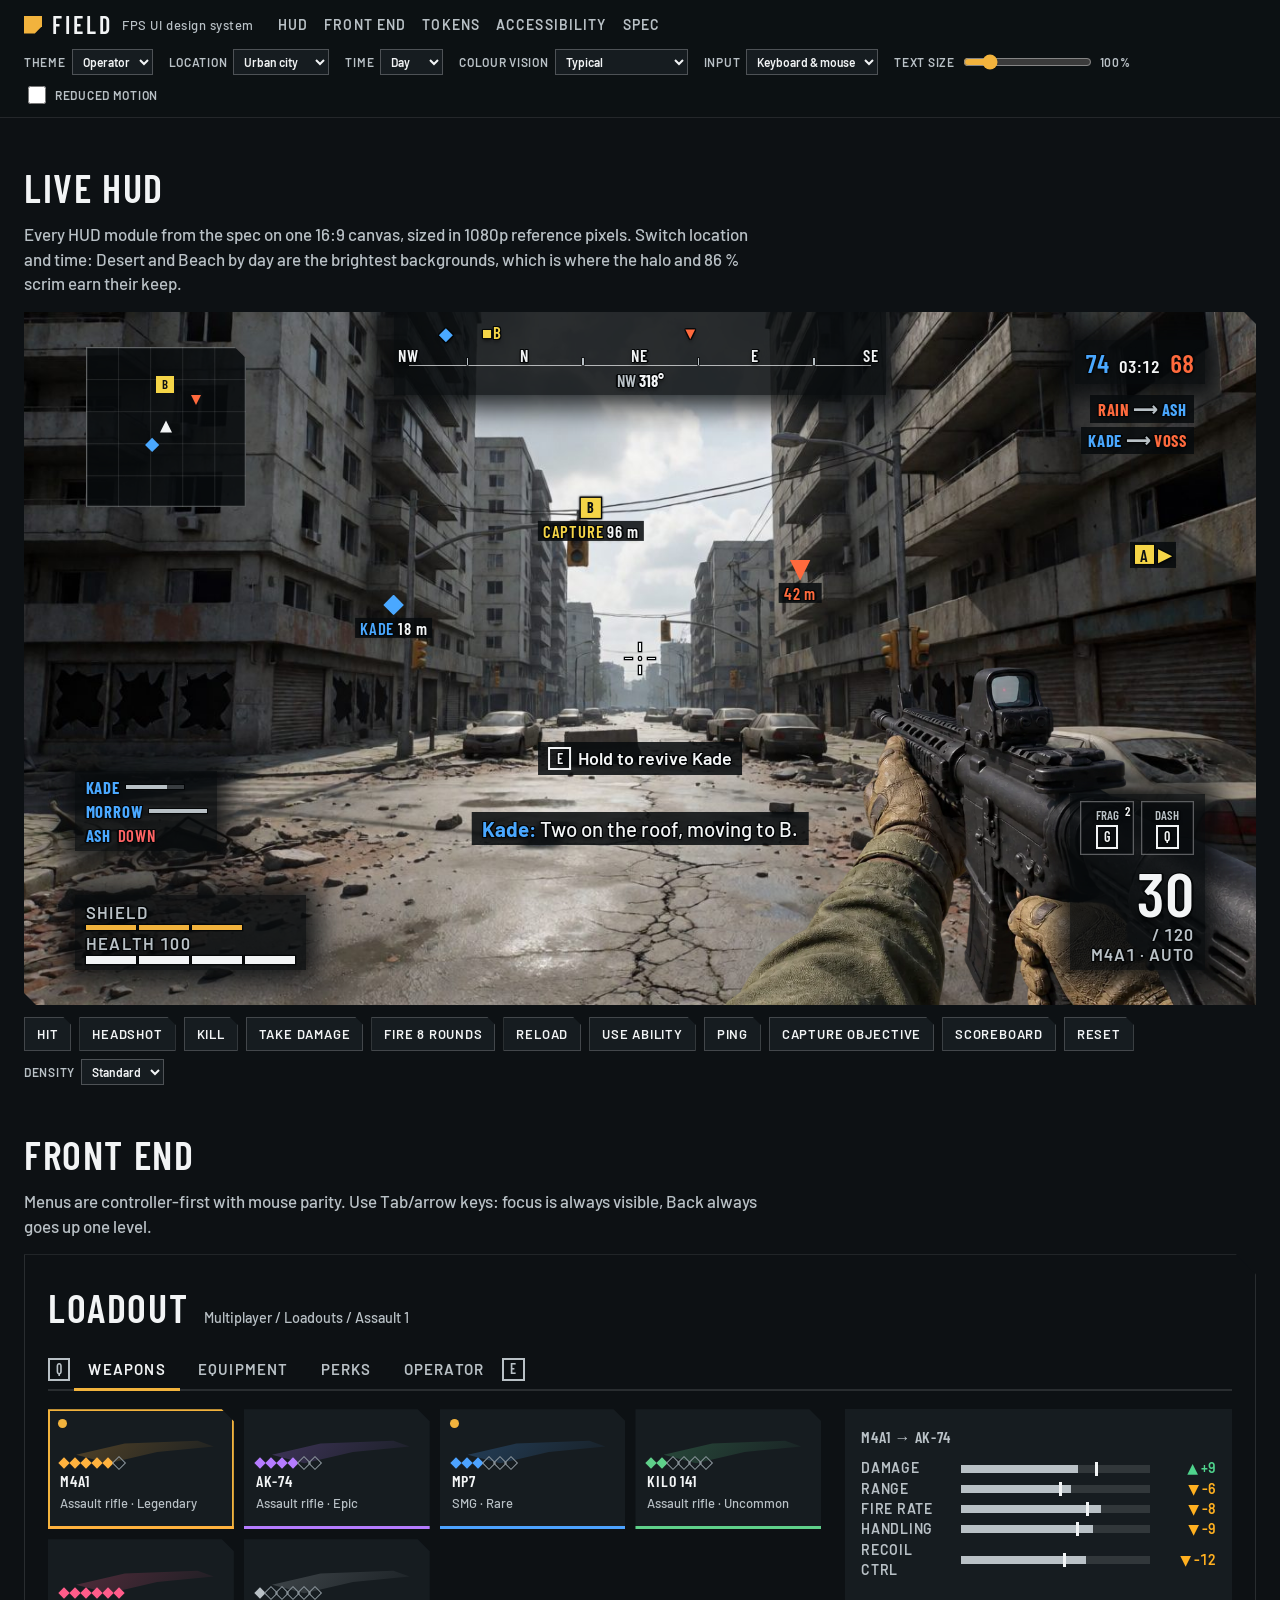
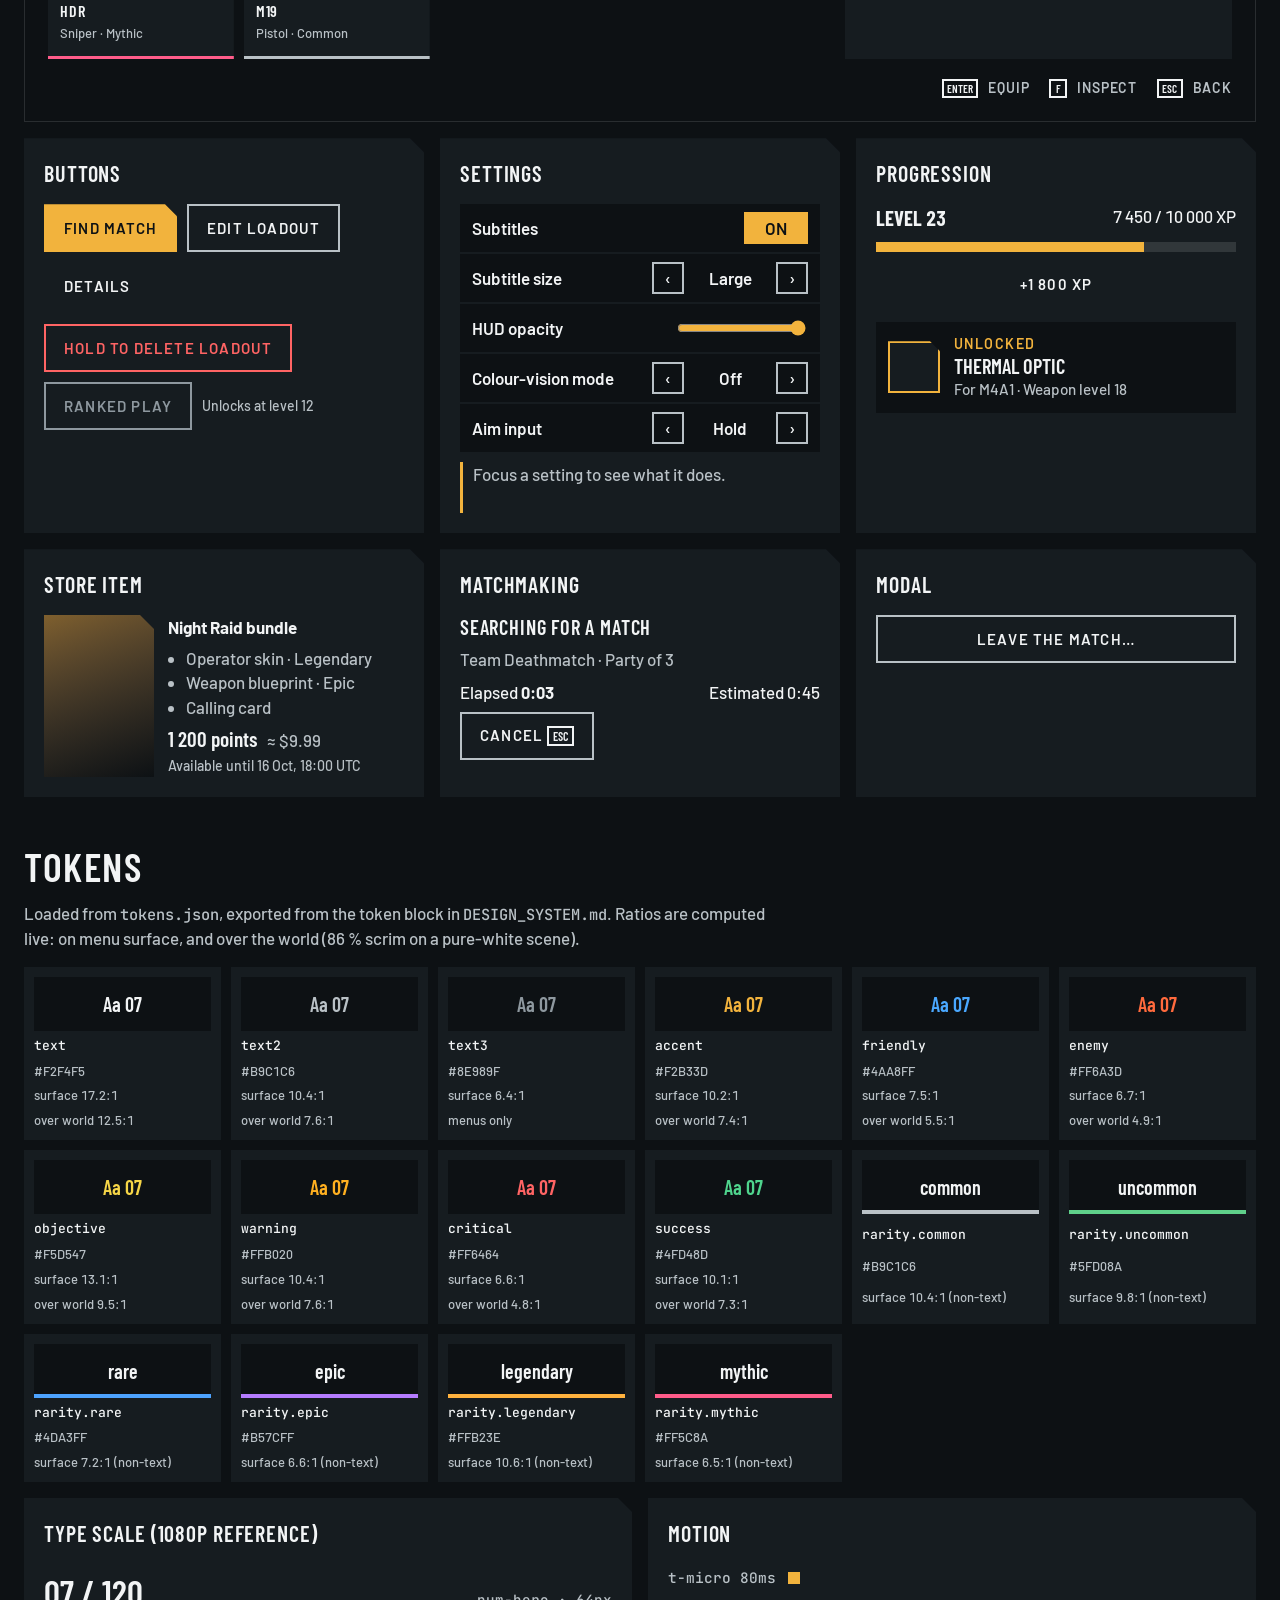
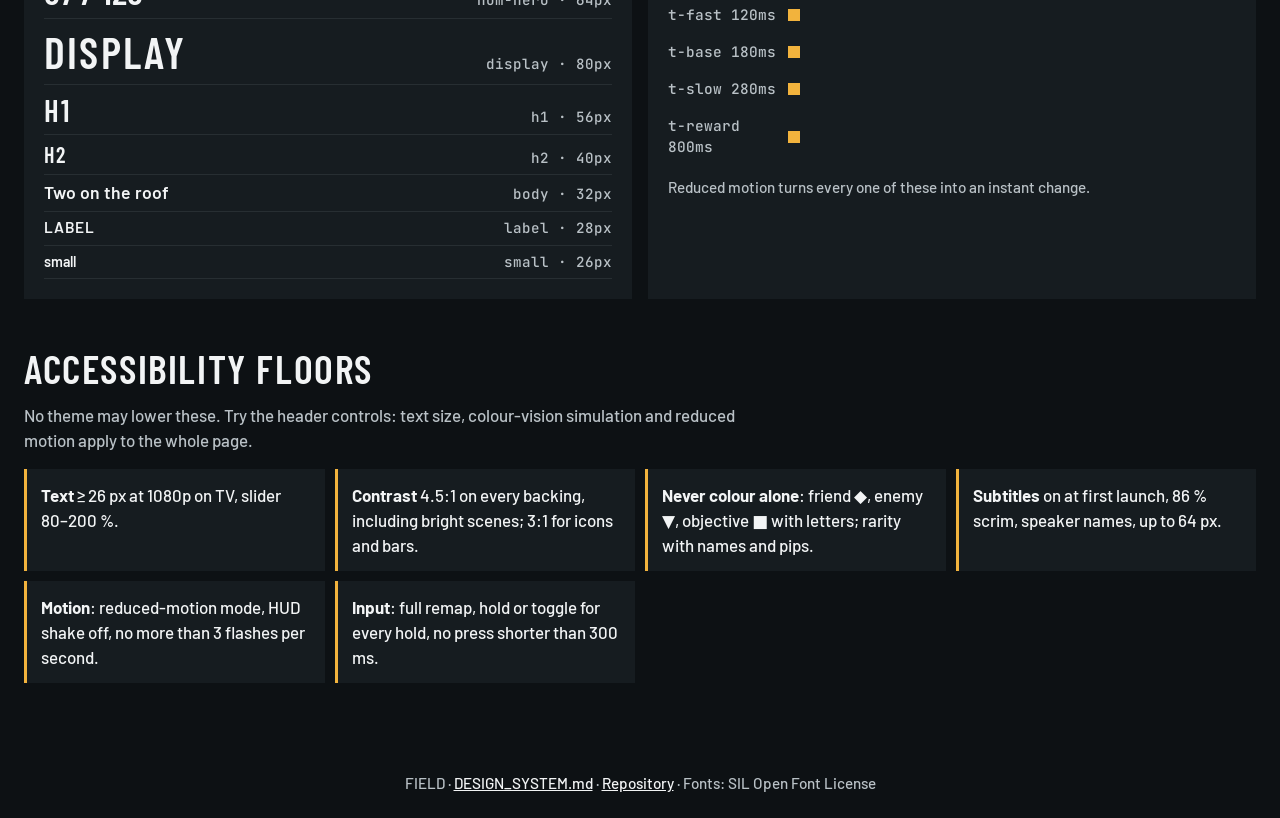
<file: index.html>
<!doctype html>
<html lang="en">
<head>
<meta charset="utf-8">
<meta name="viewport" content="width=device-width, initial-scale=1">
<title>FIELD · FPS UI design system</title>
<meta name="description" content="Live showcase of FIELD, an accessible, themable UI design system for 3D shooters.">
<link rel="preconnect" href="https://fonts.googleapis.com"><link rel="preconnect" href="https://fonts.gstatic.com" crossorigin>
<link href="https://fonts.googleapis.com/css2?family=Barlow:wght@500;600&family=Barlow+Condensed:wght@500;600&family=Barlow+Semi+Condensed:wght@500;600&family=Chakra+Petch:wght@600;700&family=IBM+Plex+Sans+Condensed:wght@500;600&family=IBM+Plex+Sans:wght@500;600&family=JetBrains+Mono:wght@500&family=Saira+Condensed:wght@600&family=Saira:wght@500;600&display=swap" rel="stylesheet">
<link rel="stylesheet" href="showcase.css">
</head>
<body data-theme="operator" data-scene="city_night" data-input="kbm">
<svg width="0" height="0" aria-hidden="true" style="position:absolute">
 <filter id="cvd-protan" color-interpolation-filters="linearRGB"><feColorMatrix type="matrix" values="0.11238 0.88762 0 0 0  0.11238 0.88762 0 0 0  0.00401 -0.00401 1 0 0  0 0 0 1 0"/></filter>
 <filter id="cvd-deutan" color-interpolation-filters="linearRGB"><feColorMatrix type="matrix" values="0.29275 0.70725 0 0 0  0.29275 0.70725 0 0 0  -0.02234 0.02234 1 0 0  0 0 0 1 0"/></filter>
 <filter id="cvd-tritan" color-interpolation-filters="linearRGB"><feColorMatrix type="matrix" values="1.255528 -0.076749 -0.178779 0 0  -0.078411 0.930809 0.147602 0 0  0.004733 0.691367 0.3039 0 0  0 0 0 1 0"/></filter>
</svg>
<a class="skip" href="#hud">Skip to the live HUD</a>

<header class="top">
 <div class="brand"><span class="mark" aria-hidden="true"></span>FIELD <small>FPS UI design system</small></div>
 <nav aria-label="Sections"><a href="#hud">HUD</a><a href="#frontend">Front end</a><a href="#tokens">Tokens</a><a href="#a11y">Accessibility</a><a href="https://github.com/RHS059/game_pd_ui/blob/claude/ugv-cad-realism-zbrycm/DESIGN_SYSTEM.md">Spec</a></nav>
 <div class="controls" role="group" aria-label="Showcase settings">
  <label>Theme <select id="theme"><option value="operator">Operator</option><option value="spartan">Spartan</option><option value="arena">Arena</option><option value="dread">Dread</option></select></label>
  <label>Location <select id="scene"><option value="city">Urban city</option><option value="field">Grassy field</option><option value="desert">Desert</option><option value="forest">Forest</option><option value="beach">Beach town</option></select></label>
  <label>Time <select id="tod"><option value="day">Day</option><option value="night">Night</option></select></label>
  <label>Colour vision <select id="cvd"><option value="none">Typical</option><option value="protan">Protanopia (sim)</option><option value="deutan">Deuteranopia (sim)</option><option value="tritan">Tritanopia (sim)</option></select></label>
  <label>Input <select id="input"><option value="kbm">Keyboard &amp; mouse</option><option value="pad">Controller</option></select></label>
  <label>Text size <input id="ts" type="range" min="80" max="200" step="10" value="100" aria-valuetext="100 percent"><output id="tsv">100%</output></label>
  <label class="chk"><input id="rm" type="checkbox"> Reduced motion</label>
 </div>
</header>

<main id="main">
<section id="hud" aria-labelledby="hud-h">
 <div class="sec-head"><h2 id="hud-h">Live HUD</h2><p>Every HUD module from the spec on one 16:9 canvas, sized in 1080p reference pixels. Switch location and time: Desert and Beach by day are the brightest backgrounds, which is where the halo and 86 % scrim earn their keep.</p></div>
 <div class="viewport" id="vp" role="img" aria-label="Sample in-game HUD. Use the event buttons below to trigger HUD feedback.">
  <div class="scene"></div>
  <img class="viewmodel" id="vm" src="weapon/viewmodel_day.webp" alt="" aria-hidden="true">
  <div class="vignette" id="vign"></div>

  <div class="h-compass" data-mod="standard"><div class="ticks" id="ticks"></div><div class="heading">NW <b>318°</b></div></div>
  <div class="h-score" data-mod="standard"><span class="fr">74</span><span class="time">03:12</span><span class="en">68</span></div>
  <div class="h-minimap" data-mod="standard"><div class="mm-grid"></div><i class="mm-obj">B</i><i class="mm-en"></i><i class="mm-fr"></i><i class="mm-me"></i></div>
  <ol class="h-feed" id="feed" data-mod="standard" aria-label="Kill feed"></ol>

  <div class="h-marker fr" style="left:30%;top:47%"><span class="shape"></span><span class="mtxt">KADE <em>18 m</em></span></div>
  <div class="h-marker en" style="left:63%;top:42%"><span class="shape"></span><span class="mtxt">42 m</span></div>
  <div class="h-marker obj" style="left:46%;top:33%"><span class="shape">B</span><span class="mtxt">CAPTURE <em>96 m</em></span></div>
  <div class="h-marker ping" id="ping" hidden style="left:72%;top:55%"><span class="shape">!</span><span class="mtxt">ENEMY SPOTTED</span></div>
  <div class="h-offscreen" style="right:6.5%;top:35%"><span class="shape">A</span><span class="arrow">▶</span></div>

  <div class="h-reticle" id="ret"><i></i><i></i><i></i><i></i><b></b></div>
  <div class="h-hit" id="hit"><i></i><i></i><i></i><i></i></div>
  <svg class="h-dmg" id="dmg" viewBox="-100 -100 200 200" aria-hidden="true"><path d="M -38 -82 A 90 90 0 0 1 38 -82"/></svg>

  <div class="h-notes" id="notes" aria-live="polite"></div>
  <div class="h-medal" id="medal" hidden></div>

  <div class="h-prompt"><span class="glyph" data-k="E" data-p="X"></span><svg class="hold" viewBox="0 0 36 36"><circle cx="18" cy="18" r="16"/></svg> Hold to revive Kade</div>
  <div class="h-sub" data-mod="standard"><b class="fr">Kade:</b> Two on the roof, moving to B.</div>

  <div class="h-squad" data-mod="standard"><div><b>KADE</b><i style="--v:.7"></i></div><div><b>MORROW</b><i style="--v:1"></i></div><div class="down"><b>ASH</b><span>DOWN</span></div></div>
  <div class="h-health" id="health"><div class="lbl">SHIELD</div><div class="seg shield" id="shield"><i></i><i></i><i></i></div><div class="lbl">HEALTH <span id="hpn">100</span></div><div class="seg hp" id="hp"><i></i><i></i><i></i><i></i></div><div class="crit-t" id="critT" hidden>CRITICAL · HEAL <span class="glyph" data-k="4" data-p="↑"></span></div></div>
  <div class="h-ammo" id="ammo"><div class="eq"><div class="slot" id="eq1"><span>FRAG</span><b class="glyph" data-k="G" data-p="RB"></b><em>2</em></div><div class="slot" id="eq2"><span>DASH</span><b class="glyph" data-k="Q" data-p="LB"></b></div></div><div class="mag" id="mag">30</div><div class="res">/ 120</div><div class="lowtxt" id="low" hidden>LOW AMMO</div><div class="wpn">M4A1 · AUTO</div></div>

  <div class="h-board" id="board" hidden><div class="b-head"><span class="fr">ALPHA 74</span><span>TEAM DEATHMATCH · 03:12</span><span class="en">68 BRAVO</span></div><table><thead><tr><th>#</th><th>Player</th><th>Score</th><th>K / D / A</th><th>Ping</th></tr></thead><tbody id="boardBody"></tbody></table></div>
 </div>
 <div class="events" role="group" aria-label="Trigger HUD events">
  <button data-ev="hit">Hit</button><button data-ev="head">Headshot</button><button data-ev="kill">Kill</button><button data-ev="dmg">Take damage</button><button data-ev="fire">Fire 8 rounds</button><button data-ev="reload">Reload</button><button data-ev="ability">Use ability</button><button data-ev="ping">Ping</button><button data-ev="cap">Capture objective</button><button data-ev="board" aria-pressed="false">Scoreboard</button><button data-ev="heal">Reset</button>
  <label>Density <select id="density"><option value="minimal">Minimal</option><option value="standard" selected>Standard</option><option value="full">Full</option></select></label>
 </div>
</section>

<section id="frontend" aria-labelledby="fe-h">
 <div class="sec-head"><h2 id="fe-h">Front end</h2><p>Menus are controller-first with mouse parity. Use Tab/arrow keys: focus is always visible, Back always goes up one level.</p></div>

 <div class="screen">
  <div class="scr-title"><h3>LOADOUT</h3><span class="crumb">Multiplayer / Loadouts / Assault 1</span></div>
  <div class="tabs" role="tablist" aria-label="Loadout categories"><span class="glyph" data-k="Q" data-p="LB"></span><button role="tab" aria-selected="true">Weapons</button><button role="tab" aria-selected="false">Equipment</button><button role="tab" aria-selected="false">Perks</button><button role="tab" aria-selected="false">Operator</button><span class="glyph" data-k="E" data-p="RB"></span></div>
  <div class="scr-body">
   <div class="tiles" id="tiles"></div>
   <div class="compare"><h4>M4A1 → AK-74</h4><div id="cmp"></div></div>
  </div>
  <div class="footer-bar"><span><b class="glyph" data-k="Enter" data-p="A"></b> Equip</span><span><b class="glyph" data-k="F" data-p="Y"></b> Inspect</span><span><b class="glyph" data-k="Esc" data-p="B"></b> Back</span></div>
 </div>

 <div class="grid2">
  <div class="card"><h3>Buttons</h3>
   <div class="btns"><button class="b-primary">Find match</button><button class="b-secondary">Edit loadout</button><button class="b-quiet">Details</button></div>
   <div class="btns"><button class="b-destroy" id="del"><span class="fill"></span><span class="t">Hold to delete loadout</span></button><button class="b-secondary" disabled aria-describedby="why">Ranked play</button><span class="why" id="why">Unlocks at level 12</span></div>
  </div>
  <div class="card"><h3>Settings</h3>
   <div class="settings">
    <div class="rows" id="rows">
     <div class="row" tabindex="0" data-help="Show dialogue and important sounds as text. On by default."><span>Subtitles</span><button class="switch" role="switch" aria-checked="true">On</button></div>
     <div class="row" tabindex="0" data-help="Subtitle text size. Large is 46 px at 1080p."><span>Subtitle size</span><span class="cycler"><button aria-label="Previous">‹</button><b>Large</b><button aria-label="Next">›</button></span></div>
     <div class="row" tabindex="0" data-help="Opacity of every HUD module. Critical warnings stay at full strength."><span>HUD opacity</span><input type="range" min="0" max="100" value="100" aria-label="HUD opacity"></div>
     <div class="row" tabindex="0" data-help="Replaces team, enemy and objective colours with a tested set. Shapes never change."><span>Colour-vision mode</span><span class="cycler"><button aria-label="Previous">‹</button><b>Off</b><button aria-label="Next">›</button></span></div>
     <div class="row" tabindex="0" data-help="Hold or toggle for aim, sprint, scoreboard and interact."><span>Aim input</span><span class="cycler"><button aria-label="Previous">‹</button><b>Hold</b><button aria-label="Next">›</button></span></div>
    </div>
    <p class="help" id="help" aria-live="polite">Focus a setting to see what it does.</p>
   </div>
  </div>
  <div class="card"><h3>Progression</h3>
   <div class="xp"><div class="xp-top"><b>LEVEL 23</b><span id="xpn">7 450 / 10 000 XP</span></div><div class="xp-bar"><i id="xpfill" style="--v:.745"></i></div><button class="b-quiet" id="xpbtn">+1 800 XP</button></div>
   <div class="unlock"><span class="u-icon" aria-hidden="true"></span><div><small>UNLOCKED</small><b>Thermal optic</b><span>For M4A1 · Weapon level 18</span></div></div>
  </div>
  <div class="card"><h3>Store item</h3>
   <div class="store"><div class="s-art" aria-hidden="true"></div><div><b>Night Raid bundle</b><ul><li>Operator skin · Legendary</li><li>Weapon blueprint · Epic</li><li>Calling card</li></ul><div class="price"><b>1 200 points</b><span>≈ $9.99</span></div><small>Available until 16 Oct, 18:00 UTC</small></div></div>
  </div>
  <div class="card"><h3>Matchmaking</h3>
   <div class="mm"><b>Searching for a match</b><span>Team Deathmatch · Party of 3</span><div class="mm-t"><span>Elapsed <b id="mmt">0:00</b></span><span>Estimated 0:45</span></div><button class="b-secondary">Cancel <span class="glyph" data-k="Esc" data-p="B"></span></button></div>
  </div>
  <div class="card"><h3>Modal</h3>
   <button class="b-secondary" id="openModal">Leave the match…</button>
   <dialog id="modal" aria-labelledby="mh"><h3 id="mh">Leave the match?</h3><p>You will lose this match's XP and your team will play one short until someone joins.</p><div class="btns"><button class="b-destroy-plain" value="leave">Leave</button><button class="b-primary" value="stay" autofocus>Stay</button></div></dialog>
  </div>
 </div>
</section>

<section id="tokens" aria-labelledby="tk-h">
 <div class="sec-head"><h2 id="tk-h">Tokens</h2><p>Loaded from <code>tokens.json</code>, exported from the token block in <code>DESIGN_SYSTEM.md</code>. Ratios are computed live: on menu surface, and over the world (86 % scrim on a pure-white scene).</p></div>
 <div class="swatches" id="sw"></div>
 <div class="grid2">
  <div class="card"><h3>Type scale (1080p reference)</h3><div class="type" id="type"></div></div>
  <div class="card"><h3>Motion</h3><div class="motion" id="motion"></div><p class="note">Reduced motion turns every one of these into an instant change.</p></div>
 </div>
</section>

<section id="a11y" aria-labelledby="ax-h">
 <div class="sec-head"><h2 id="ax-h">Accessibility floors</h2><p>No theme may lower these. Try the header controls: text size, colour-vision simulation and reduced motion apply to the whole page.</p></div>
 <ul class="floors">
  <li><b>Text</b> ≥ 26 px at 1080p on TV, slider 80–200 %.</li>
  <li><b>Contrast</b> 4.5:1 on every backing, including bright scenes; 3:1 for icons and bars.</li>
  <li><b>Never colour alone</b>: friend ◆, enemy ▼, objective ■ with letters; rarity with names and pips.</li>
  <li><b>Subtitles</b> on at first launch, 86 % scrim, speaker names, up to 64 px.</li>
  <li><b>Motion</b>: reduced-motion mode, HUD shake off, no more than 3 flashes per second.</li>
  <li><b>Input</b>: full remap, hold or toggle for every hold, no press shorter than 300 ms.</li>
 </ul>
</section>
</main>
<footer class="foot">FIELD · <a href="https://github.com/RHS059/game_pd_ui/blob/claude/ugv-cad-realism-zbrycm/DESIGN_SYSTEM.md">DESIGN_SYSTEM.md</a> · <a href="https://github.com/RHS059/game_pd_ui">Repository</a> · Fonts: SIL Open Font License</footer>
<script src="showcase.js" defer></script>
</body>
</html>
</file>
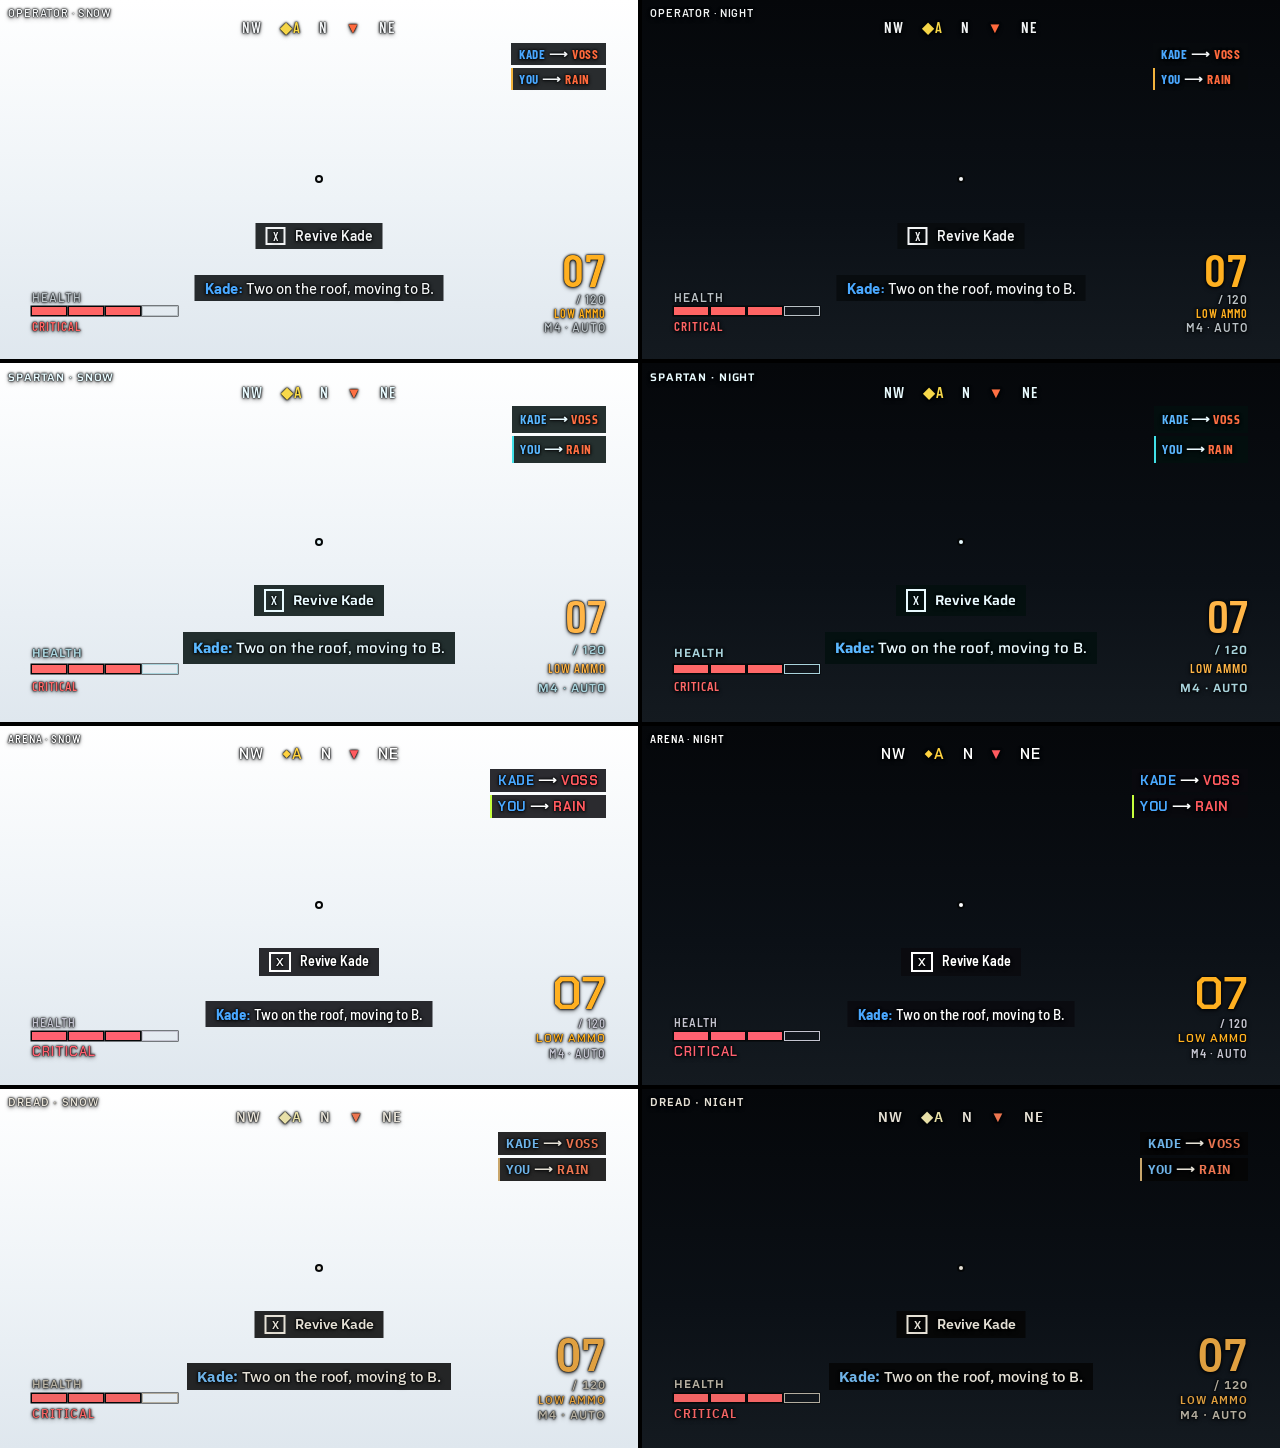
<file: specimen/index.html>
<!doctype html><html><head><meta charset="utf-8"><title>FIELD specimen</title><style>
@import url('https://fonts.googleapis.com/css2?family=Barlow:wght@500;600&family=Barlow+Condensed:wght@600&family=Barlow+Semi+Condensed:wght@500&family=Chakra+Petch:wght@700&family=IBM+Plex+Sans+Condensed:wght@500&family=IBM+Plex+Sans:wght@500&family=Saira+Condensed:wght@600&family=Saira:wght@500&display=swap');
body{margin:0;background:#000;display:grid;grid-template-columns:1fr 1fr;gap:4px}
.frame{position:relative;aspect-ratio:16/9;overflow:hidden;font-family:var(--fb);color:var(--text);font-size:14px}
.frame *{text-shadow:0 0 1px var(--halo),0 0 2px var(--halo),0 0 3px var(--halo),0 2px 4px rgba(0,0,0,.5)}
.tag{position:absolute;left:8px;top:6px;font:600 11px var(--fb);letter-spacing:.08em;text-transform:uppercase;color:var(--text)}
.compass{position:absolute;top:5%;left:50%;transform:translateX(-50%);display:flex;gap:18px;font:600 15px var(--fd);letter-spacing:.06em}
.obj{color:var(--objective)}.en{color:var(--enemy)}.fr{color:var(--friendly)}
.feed{position:absolute;right:5%;top:12%;display:grid;gap:3px}
.row{background:color-mix(in srgb,var(--scrim) calc(var(--scrim-a)*100%),transparent);padding:3px 8px;font:600 13px var(--fd);letter-spacing:.04em}
.row.me{box-shadow:inset 2px 0 0 var(--accent)}
.reticle{position:absolute;left:50%;top:50%;width:4px;height:4px;margin:-2px;background:var(--text);border-radius:50%;box-shadow:0 0 0 2px var(--halo)}
.prompt{position:absolute;left:50%;top:62%;transform:translateX(-50%);background:color-mix(in srgb,var(--scrim) calc(var(--scrim-a)*100%),transparent);padding:4px 10px;font:600 14px var(--fb)}
kbd{display:inline-block;border:2px solid var(--text);padding:0 5px;margin-right:6px;font:600 12px var(--fd)}
.health{position:absolute;left:5%;bottom:7%}.lbl,.res,.wpn{color:var(--text2);font:600 12px var(--fb);letter-spacing:.08em}
.bar{display:flex;gap:3px;margin:3px 0}.bar i{width:34px;height:8px;background:var(--critical);box-shadow:0 0 0 1.5px var(--halo)}.bar i.off{background:transparent;outline:1.5px solid var(--text2)}
.bar i:not(.crit):not(.off){background:var(--critical)}
.crit-t{color:var(--critical);font:600 13px var(--fd);letter-spacing:.08em}
.ammo{position:absolute;right:5%;bottom:7%;text-align:right}.mag{font:600 46px/1 var(--fd);color:var(--warning);font-variant-numeric:tabular-nums}
.low{color:var(--warning);font:600 12px var(--fd);letter-spacing:.08em}
.sub{position:absolute;left:50%;bottom:16%;transform:translateX(-50%);background:color-mix(in srgb,var(--scrim) calc(var(--scrim-a)*100%),transparent);padding:4px 10px;font:500 15px var(--fb)}
</style></head><body><section class="frame" style="--surface:#0D1114;--raised:#161C20;--scrim:#080B0D;--text:#F2F4F5;--text2:#B9C1C6;--text3:#8E989F;--accent:#F2B33D;--friendly:#4AA8FF;--enemy:#FF6A3D;--objective:#F5D547;--warning:#FFB020;--critical:#FF6464;--success:#4FD48D;--focus:#FFFFFF;--halo:#050708;--scrim-a:0.86;background:linear-gradient(180deg,#ffffff 0%,#eef3f7 55%,#dfe7ee 100%);--fd:'Barlow Condensed';--fb:'Barlow'">
 <div class="tag">operator · snow</div>
 <div class="compass"><span>NW</span><span class="m obj">◆A</span><span>N</span><span class="m en">▼</span><span>NE</span></div>
 <div class="feed"><div class="row"><b class="fr">KADE</b> ⟶ <b class="en">VOSS</b></div><div class="row me"><b class="fr">YOU</b> ⟶ <b class="en">RAIN</b></div></div>
 <div class="reticle"></div>
 <div class="prompt"><kbd>X</kbd> Revive Kade</div>
 <div class="health"><div class="lbl">HEALTH</div><div class="bar"><i></i><i></i><i class="crit"></i><i class="off"></i></div><div class="crit-t">CRITICAL</div></div>
 <div class="ammo"><div class="mag">07</div><div class="res">/ 120</div><div class="low">LOW AMMO</div><div class="wpn">M4 · AUTO</div></div>
 <div class="sub"><b class="fr">Kade:</b> Two on the roof, moving to B.</div>
</section><section class="frame" style="--surface:#0D1114;--raised:#161C20;--scrim:#080B0D;--text:#F2F4F5;--text2:#B9C1C6;--text3:#8E989F;--accent:#F2B33D;--friendly:#4AA8FF;--enemy:#FF6A3D;--objective:#F5D547;--warning:#FFB020;--critical:#FF6464;--success:#4FD48D;--focus:#FFFFFF;--halo:#050708;--scrim-a:0.86;background:linear-gradient(180deg,#05070a 0%,#0b1016 60%,#141a20 100%);--fd:'Barlow Condensed';--fb:'Barlow'">
 <div class="tag">operator · night</div>
 <div class="compass"><span>NW</span><span class="m obj">◆A</span><span>N</span><span class="m en">▼</span><span>NE</span></div>
 <div class="feed"><div class="row"><b class="fr">KADE</b> ⟶ <b class="en">VOSS</b></div><div class="row me"><b class="fr">YOU</b> ⟶ <b class="en">RAIN</b></div></div>
 <div class="reticle"></div>
 <div class="prompt"><kbd>X</kbd> Revive Kade</div>
 <div class="health"><div class="lbl">HEALTH</div><div class="bar"><i></i><i></i><i class="crit"></i><i class="off"></i></div><div class="crit-t">CRITICAL</div></div>
 <div class="ammo"><div class="mag">07</div><div class="res">/ 120</div><div class="low">LOW AMMO</div><div class="wpn">M4 · AUTO</div></div>
 <div class="sub"><b class="fr">Kade:</b> Two on the roof, moving to B.</div>
</section><section class="frame" style="--surface:#071318;--raised:#0E1E25;--scrim:#03100F;--text:#E9FBFF;--text2:#A9D3DC;--text3:#7FA9B3;--accent:#41E0E8;--friendly:#5BB8FF;--enemy:#FF7043;--objective:#F7D84A;--warning:#FFB547;--critical:#FF6868;--success:#5BE39B;--focus:#FFFFFF;--halo:#050708;--scrim-a:0.86;background:linear-gradient(180deg,#ffffff 0%,#eef3f7 55%,#dfe7ee 100%);--fd:'Saira Condensed';--fb:'Saira'">
 <div class="tag">spartan · snow</div>
 <div class="compass"><span>NW</span><span class="m obj">◆A</span><span>N</span><span class="m en">▼</span><span>NE</span></div>
 <div class="feed"><div class="row"><b class="fr">KADE</b> ⟶ <b class="en">VOSS</b></div><div class="row me"><b class="fr">YOU</b> ⟶ <b class="en">RAIN</b></div></div>
 <div class="reticle"></div>
 <div class="prompt"><kbd>X</kbd> Revive Kade</div>
 <div class="health"><div class="lbl">HEALTH</div><div class="bar"><i></i><i></i><i class="crit"></i><i class="off"></i></div><div class="crit-t">CRITICAL</div></div>
 <div class="ammo"><div class="mag">07</div><div class="res">/ 120</div><div class="low">LOW AMMO</div><div class="wpn">M4 · AUTO</div></div>
 <div class="sub"><b class="fr">Kade:</b> Two on the roof, moving to B.</div>
</section><section class="frame" style="--surface:#071318;--raised:#0E1E25;--scrim:#03100F;--text:#E9FBFF;--text2:#A9D3DC;--text3:#7FA9B3;--accent:#41E0E8;--friendly:#5BB8FF;--enemy:#FF7043;--objective:#F7D84A;--warning:#FFB547;--critical:#FF6868;--success:#5BE39B;--focus:#FFFFFF;--halo:#050708;--scrim-a:0.86;background:linear-gradient(180deg,#05070a 0%,#0b1016 60%,#141a20 100%);--fd:'Saira Condensed';--fb:'Saira'">
 <div class="tag">spartan · night</div>
 <div class="compass"><span>NW</span><span class="m obj">◆A</span><span>N</span><span class="m en">▼</span><span>NE</span></div>
 <div class="feed"><div class="row"><b class="fr">KADE</b> ⟶ <b class="en">VOSS</b></div><div class="row me"><b class="fr">YOU</b> ⟶ <b class="en">RAIN</b></div></div>
 <div class="reticle"></div>
 <div class="prompt"><kbd>X</kbd> Revive Kade</div>
 <div class="health"><div class="lbl">HEALTH</div><div class="bar"><i></i><i></i><i class="crit"></i><i class="off"></i></div><div class="crit-t">CRITICAL</div></div>
 <div class="ammo"><div class="mag">07</div><div class="res">/ 120</div><div class="low">LOW AMMO</div><div class="wpn">M4 · AUTO</div></div>
 <div class="sub"><b class="fr">Kade:</b> Two on the roof, moving to B.</div>
</section><section class="frame" style="--surface:#101015;--raised:#1A1A22;--scrim:#0A0A0F;--text:#FFFFFF;--text2:#C4C4D0;--text3:#9696A6;--accent:#C6FF3D;--friendly:#4AA8FF;--enemy:#FF5A5F;--objective:#FFD23F;--warning:#FFB020;--critical:#FF6170;--success:#4FD48D;--focus:#FFFFFF;--halo:#050708;--scrim-a:0.86;background:linear-gradient(180deg,#ffffff 0%,#eef3f7 55%,#dfe7ee 100%);--fd:'Chakra Petch';--fb:'Barlow Semi Condensed'">
 <div class="tag">arena · snow</div>
 <div class="compass"><span>NW</span><span class="m obj">◆A</span><span>N</span><span class="m en">▼</span><span>NE</span></div>
 <div class="feed"><div class="row"><b class="fr">KADE</b> ⟶ <b class="en">VOSS</b></div><div class="row me"><b class="fr">YOU</b> ⟶ <b class="en">RAIN</b></div></div>
 <div class="reticle"></div>
 <div class="prompt"><kbd>X</kbd> Revive Kade</div>
 <div class="health"><div class="lbl">HEALTH</div><div class="bar"><i></i><i></i><i class="crit"></i><i class="off"></i></div><div class="crit-t">CRITICAL</div></div>
 <div class="ammo"><div class="mag">07</div><div class="res">/ 120</div><div class="low">LOW AMMO</div><div class="wpn">M4 · AUTO</div></div>
 <div class="sub"><b class="fr">Kade:</b> Two on the roof, moving to B.</div>
</section><section class="frame" style="--surface:#101015;--raised:#1A1A22;--scrim:#0A0A0F;--text:#FFFFFF;--text2:#C4C4D0;--text3:#9696A6;--accent:#C6FF3D;--friendly:#4AA8FF;--enemy:#FF5A5F;--objective:#FFD23F;--warning:#FFB020;--critical:#FF6170;--success:#4FD48D;--focus:#FFFFFF;--halo:#050708;--scrim-a:0.86;background:linear-gradient(180deg,#05070a 0%,#0b1016 60%,#141a20 100%);--fd:'Chakra Petch';--fb:'Barlow Semi Condensed'">
 <div class="tag">arena · night</div>
 <div class="compass"><span>NW</span><span class="m obj">◆A</span><span>N</span><span class="m en">▼</span><span>NE</span></div>
 <div class="feed"><div class="row"><b class="fr">KADE</b> ⟶ <b class="en">VOSS</b></div><div class="row me"><b class="fr">YOU</b> ⟶ <b class="en">RAIN</b></div></div>
 <div class="reticle"></div>
 <div class="prompt"><kbd>X</kbd> Revive Kade</div>
 <div class="health"><div class="lbl">HEALTH</div><div class="bar"><i></i><i></i><i class="crit"></i><i class="off"></i></div><div class="crit-t">CRITICAL</div></div>
 <div class="ammo"><div class="mag">07</div><div class="res">/ 120</div><div class="low">LOW AMMO</div><div class="wpn">M4 · AUTO</div></div>
 <div class="sub"><b class="fr">Kade:</b> Two on the roof, moving to B.</div>
</section><section class="frame" style="--surface:#0B0B0A;--raised:#151513;--scrim:#050505;--text:#E6E1D6;--text2:#B3AD9F;--text3:#8E897D;--accent:#C9A66B;--friendly:#6FB3E8;--enemy:#EC7550;--objective:#E8E0A8;--warning:#E0A040;--critical:#F26464;--success:#6CC28E;--focus:#FFFFFF;--halo:#050708;--scrim-a:0.86;background:linear-gradient(180deg,#ffffff 0%,#eef3f7 55%,#dfe7ee 100%);--fd:'IBM Plex Sans Condensed';--fb:'IBM Plex Sans'">
 <div class="tag">dread · snow</div>
 <div class="compass"><span>NW</span><span class="m obj">◆A</span><span>N</span><span class="m en">▼</span><span>NE</span></div>
 <div class="feed"><div class="row"><b class="fr">KADE</b> ⟶ <b class="en">VOSS</b></div><div class="row me"><b class="fr">YOU</b> ⟶ <b class="en">RAIN</b></div></div>
 <div class="reticle"></div>
 <div class="prompt"><kbd>X</kbd> Revive Kade</div>
 <div class="health"><div class="lbl">HEALTH</div><div class="bar"><i></i><i></i><i class="crit"></i><i class="off"></i></div><div class="crit-t">CRITICAL</div></div>
 <div class="ammo"><div class="mag">07</div><div class="res">/ 120</div><div class="low">LOW AMMO</div><div class="wpn">M4 · AUTO</div></div>
 <div class="sub"><b class="fr">Kade:</b> Two on the roof, moving to B.</div>
</section><section class="frame" style="--surface:#0B0B0A;--raised:#151513;--scrim:#050505;--text:#E6E1D6;--text2:#B3AD9F;--text3:#8E897D;--accent:#C9A66B;--friendly:#6FB3E8;--enemy:#EC7550;--objective:#E8E0A8;--warning:#E0A040;--critical:#F26464;--success:#6CC28E;--focus:#FFFFFF;--halo:#050708;--scrim-a:0.86;background:linear-gradient(180deg,#05070a 0%,#0b1016 60%,#141a20 100%);--fd:'IBM Plex Sans Condensed';--fb:'IBM Plex Sans'">
 <div class="tag">dread · night</div>
 <div class="compass"><span>NW</span><span class="m obj">◆A</span><span>N</span><span class="m en">▼</span><span>NE</span></div>
 <div class="feed"><div class="row"><b class="fr">KADE</b> ⟶ <b class="en">VOSS</b></div><div class="row me"><b class="fr">YOU</b> ⟶ <b class="en">RAIN</b></div></div>
 <div class="reticle"></div>
 <div class="prompt"><kbd>X</kbd> Revive Kade</div>
 <div class="health"><div class="lbl">HEALTH</div><div class="bar"><i></i><i></i><i class="crit"></i><i class="off"></i></div><div class="crit-t">CRITICAL</div></div>
 <div class="ammo"><div class="mag">07</div><div class="res">/ 120</div><div class="low">LOW AMMO</div><div class="wpn">M4 · AUTO</div></div>
 <div class="sub"><b class="fr">Kade:</b> Two on the roof, moving to B.</div>
</section></body></html>
</file>
<file: showcase.css>
/* FIELD showcase. Colours come from tokens.json via showcase.js (CSS custom properties on :root).
   HUD sizes use 1080p reference px: var(--p) = 1 reference px inside the 16:9 viewport. */
:root {
  --surface:#0D1114; --raised:#161C20; --scrim:#080B0D; --text:#F2F4F5; --text2:#B9C1C6; --text3:#8E989F;
  --accent:#F2B33D; --friendly:#4AA8FF; --enemy:#FF6A3D; --objective:#F5D547; --warning:#FFB020;
  --critical:#FF6464; --success:#4FD48D; --focus:#FFFFFF; --halo:#050708; --scrim-a:.86;
  --fd:'Barlow Condensed'; --fb:'Barlow'; --fm:'JetBrains Mono';
  --ts:1; --cut:12px;
  --t-micro:80ms; --t-fast:120ms; --t-base:180ms; --t-slow:280ms; --t-reward:800ms;
  --ease:cubic-bezier(.22,.61,.36,1);
}
body[data-theme=spartan] { --fd:'Saira Condensed'; --fb:'Saira'; --cut:16px }
body[data-theme=arena] { --fd:'Chakra Petch'; --fb:'Barlow Semi Condensed'; --cut:8px }
body[data-theme=dread] { --fd:'IBM Plex Sans Condensed'; --fb:'IBM Plex Sans'; --cut:6px; --t-fast:200ms; --t-base:300ms }
body.rm *, body.rm *::before, body.rm *::after { transition-duration:0s !important; animation:none !important }
@media (prefers-reduced-motion: reduce) { body:not(.rm-off) * { transition-duration:0s !important; animation:none !important } }

* { box-sizing:border-box }
[hidden] { display:none !important }
html { scroll-behavior:smooth; background:var(--surface) }
body { margin:0; background:var(--surface); color:var(--text); font:500 calc(17px * var(--ts))/1.45 var(--fb), system-ui, sans-serif }
body.cvd-protan main, body.cvd-protan .top { filter:url(#cvd-protan) }
body.cvd-deutan main, body.cvd-deutan .top { filter:url(#cvd-deutan) }
body.cvd-tritan main, body.cvd-tritan .top { filter:url(#cvd-tritan) }
a { color:var(--text) } code { font-family:var(--fm); font-size:.9em; color:var(--text2) }
h2, h3, h4 { font-family:var(--fd); font-weight:600; text-transform:uppercase; letter-spacing:.04em; margin:0 }
h2 { font-size:calc(40px * var(--ts)) } h3 { font-size:calc(22px * var(--ts)); color:var(--text) } h4 { font-size:calc(16px * var(--ts)); color:var(--text2) }
:focus-visible { outline:3px solid var(--focus); outline-offset:3px }
button, select, input { font:inherit; color:inherit }
.skip { position:absolute; left:-999px } .skip:focus { left:16px; top:8px; z-index:9; background:var(--raised); padding:8px 12px }

/* header */
.top { position:sticky; top:0; z-index:5; display:flex; flex-wrap:wrap; gap:10px 24px; align-items:center; padding:10px 24px;
  background:color-mix(in srgb, var(--surface) 94%, transparent); border-bottom:1px solid color-mix(in srgb, var(--text) 10%, transparent) }
.brand { font:600 calc(24px * var(--ts)) var(--fd); letter-spacing:.12em; display:flex; align-items:center; gap:10px }
.brand small { font:500 calc(13px * var(--ts)) var(--fb); letter-spacing:.04em; color:var(--text2); text-transform:none }
.mark { width:18px; height:18px; background:var(--accent); clip-path:polygon(0 0,100% 0,100% 60%,60% 100%,0 100%) }
nav { display:flex; flex-wrap:wrap; gap:6px 16px } nav a { text-decoration:none; font:600 calc(14px * var(--ts)) var(--fb); text-transform:uppercase; letter-spacing:.08em; color:var(--text2) }
nav a:hover { color:var(--text) }
.controls { display:flex; flex-wrap:wrap; gap:8px 16px; margin-left:auto; align-items:center }
.controls label, .events label { display:flex; gap:6px; align-items:center; font:600 calc(12px * var(--ts)) var(--fb); text-transform:uppercase; letter-spacing:.06em; color:var(--text2) }
select, input[type=range] { accent-color:var(--accent) }
select { background:var(--raised); border:1px solid color-mix(in srgb, var(--text) 25%, transparent); padding:4px 6px; color:var(--text); text-transform:none; letter-spacing:0 }
.chk input { width:18px; height:18px; accent-color:var(--accent) }

main { max-width:1280px; margin:0 auto; padding:0 24px 48px }
section { padding-top:40px }
.sec-head { display:grid; gap:6px; margin-bottom:16px } .sec-head p { margin:0; max-width:75ch; color:var(--text2) }

/* ---------- HUD viewport ---------- */
.viewport { position:relative; aspect-ratio:16/9; overflow:hidden; container-type:size; isolation:isolate;
  --p:calc(100cqh / 1080); font-family:var(--fb); clip-path:polygon(0 0,calc(100% - var(--cut)) 0,100% var(--cut),100% 100%,var(--cut) 100%,0 calc(100% - var(--cut))) }
.viewport * { --sz:calc(var(--p) * var(--ts)) }
.scene { position:absolute; inset:0; z-index:-1; background:#0b1016 center/cover no-repeat; transition:background-image var(--t-slow) }
.viewport { --o:max(1px, calc(2 * var(--p))) }
.viewport [class^=h-] { text-shadow: var(--o) 0 0 var(--halo), calc(-1*var(--o)) 0 0 var(--halo), 0 var(--o) 0 var(--halo), 0 calc(-1*var(--o)) 0 var(--halo),
  calc(.7*var(--o)) calc(.7*var(--o)) 0 var(--halo), calc(-.7*var(--o)) calc(.7*var(--o)) 0 var(--halo), calc(.7*var(--o)) calc(-.7*var(--o)) 0 var(--halo), calc(-.7*var(--o)) calc(-.7*var(--o)) 0 var(--halo),
  0 calc(2*var(--o)) calc(3*var(--o)) rgb(0 0 0/.5) }
.scrimbg { background:color-mix(in srgb, var(--scrim) calc(var(--scrim-a) * 100%), transparent) }
.fr { color:var(--friendly) } .en { color:var(--enemy) } .obj { color:var(--objective) }
.vignette { position:absolute; inset:0; pointer-events:none; opacity:0; transition:opacity var(--t-slow);
  background:radial-gradient(ellipse at center, transparent 55%, color-mix(in srgb, var(--critical) 70%, transparent) 100%) }
.vignette.on { opacity:.4 }
.glyph { display:inline-grid; place-items:center; min-width:1.6em; padding:0 .3em; border:2px solid currentColor; font:600 .8em var(--fd); letter-spacing:0; line-height:1.35 }
body[data-input=pad] .glyph { border-radius:999px; min-width:1.7em }

/* compass + score */
.h-compass { position:absolute; top:calc(54*var(--p)); left:50%; width:calc(720*var(--p)); transform:translateX(-50%); text-align:center; color:var(--text) }
.ticks { position:relative; height:calc(30*var(--p)); border-bottom:calc(2*var(--p)) solid color-mix(in srgb, var(--text) 70%, transparent) }
.ticks span { position:absolute; bottom:0; transform:translateX(-50%); font:600 calc(26*var(--sz)) var(--fd); letter-spacing:.06em }
.ticks i { position:absolute; bottom:0; width:calc(2*var(--p)); height:calc(10*var(--p)); background:var(--text2); box-shadow:0 0 0 calc(1*var(--p)) var(--halo) }
.ticks .m { bottom:calc(32*var(--p)); font-size:calc(26*var(--sz)) }
.heading { font:600 calc(26*var(--sz)) var(--fd); color:var(--text2); margin-top:calc(6*var(--p)) } .heading b { color:var(--text) }
.h-score { position:absolute; top:calc(54*var(--p)); right:calc(96*var(--p)); display:flex; gap:calc(16*var(--p)); align-items:baseline; font:600 calc(40*var(--sz)) var(--fd); font-variant-numeric:tabular-nums }
.h-score .time { font-size:calc(28*var(--sz)); color:var(--text) }

/* minimap */
.h-minimap { position:absolute; top:calc(54*var(--p)); left:calc(96*var(--p)); width:calc(250*var(--p)); aspect-ratio:1; background:color-mix(in srgb, var(--scrim) 80%, transparent);
  clip-path:polygon(0 0,calc(100% - 18*var(--p)) 0,100% calc(18*var(--p)),100% 100%,0 100%); box-shadow:inset 0 0 0 calc(2*var(--p)) color-mix(in srgb, var(--text) 30%, transparent) }
.mm-grid { position:absolute; inset:0; background-image:linear-gradient(color-mix(in srgb, var(--text) 10%, transparent) 1px, transparent 1px),linear-gradient(90deg, color-mix(in srgb, var(--text) 10%, transparent) 1px, transparent 1px); background-size:calc(50*var(--p)) calc(50*var(--p)) }
.h-minimap i { position:absolute; display:grid; place-items:center; font:600 calc(20*var(--sz)) var(--fd); font-style:normal }
.mm-me { left:50%; top:50%; width:0; height:0; border:calc(10*var(--p)) solid transparent; border-bottom:calc(20*var(--p)) solid var(--text); transform:translate(-50%,-70%) }
.mm-fr { left:38%; top:58%; width:calc(16*var(--p)); height:calc(16*var(--p)); background:var(--friendly); transform:rotate(45deg) }
.mm-en { left:66%; top:30%; width:0; height:0; border:calc(9*var(--p)) solid transparent; border-top:calc(16*var(--p)) solid var(--enemy) }
.mm-obj { left:44%; top:18%; width:calc(28*var(--p)); height:calc(28*var(--p)); background:var(--objective); color:var(--surface) !important; text-shadow:none !important }

/* killfeed */
.h-feed { position:absolute; top:calc(130*var(--p)); right:calc(96*var(--p)); margin:0; padding:0; list-style:none; display:grid; gap:calc(6*var(--p)); justify-items:end }
.h-feed li { padding:calc(5*var(--p)) calc(12*var(--p)); font:600 calc(26*var(--sz)) var(--fd); letter-spacing:.04em; animation:in var(--t-fast) var(--ease); background:color-mix(in srgb, var(--scrim) calc(var(--scrim-a) * 100%), transparent); color:var(--text2) }
.h-feed li.me { box-shadow:inset calc(3*var(--p)) 0 0 var(--accent) }
.h-feed li.out { opacity:0; transition:opacity 200ms }
@keyframes in { from { opacity:0; transform:translateX(calc(24*var(--p))) } }

/* spatial markers */
.h-marker { position:absolute; transform:translate(-50%,-100%); display:grid; justify-items:center; gap:calc(4*var(--p)) }
.h-marker .shape { width:calc(32*var(--p)); height:calc(32*var(--p)); display:grid; place-items:center; font:700 calc(22*var(--sz)) var(--fd); color:var(--surface); text-shadow:none !important; filter:drop-shadow(0 0 calc(2*var(--p)) var(--halo)) }
.h-marker .mtxt { font:600 calc(26*var(--sz)) var(--fd); letter-spacing:.05em } .h-marker em { font-style:normal; color:var(--text) }
.h-marker.fr .shape { background:var(--friendly); clip-path:polygon(50% 0,100% 50%,50% 100%,0 50%) }
.h-marker.en .shape { background:var(--enemy); clip-path:polygon(0 0,100% 0,50% 100%) }
.h-marker.obj .shape { background:var(--objective) }
.h-marker.ping .shape { background:var(--warning); border-radius:50%; animation:in var(--t-base) var(--ease) } .h-marker.ping .mtxt { color:var(--warning) }
.h-offscreen { position:absolute; transform:translateY(-50%); display:flex; align-items:center; gap:calc(6*var(--p)); color:var(--objective); font:600 calc(26*var(--sz)) var(--fd) }
.h-offscreen .shape { width:calc(30*var(--p)); height:calc(30*var(--p)); display:grid; place-items:center; background:var(--objective); color:var(--surface); text-shadow:none }

/* reticle, hit, damage */
.h-reticle { position:absolute; left:50%; top:50%; width:0; height:0 }
.h-reticle b { position:absolute; width:calc(4*var(--p)); height:calc(4*var(--p)); margin:calc(-2*var(--p)); background:var(--text); border-radius:50%; box-shadow:0 0 0 calc(2*var(--p)) var(--halo) }
.h-reticle i { position:absolute; background:var(--text); box-shadow:0 0 0 calc(1.5*var(--p)) var(--halo); transition:transform var(--t-fast) var(--ease) }
.h-reticle i:nth-child(1), .h-reticle i:nth-child(2) { width:calc(2*var(--p)); height:calc(12*var(--p)); left:calc(-1*var(--p)) }
.h-reticle i:nth-child(1) { top:calc(-24*var(--p)) } .h-reticle i:nth-child(2) { top:calc(12*var(--p)) }
.h-reticle i:nth-child(3), .h-reticle i:nth-child(4) { height:calc(2*var(--p)); width:calc(12*var(--p)); top:calc(-1*var(--p)) }
.h-reticle i:nth-child(3) { left:calc(-24*var(--p)) } .h-reticle i:nth-child(4) { left:calc(12*var(--p)) }
.h-reticle.spread i:nth-child(1) { transform:translateY(calc(-8*var(--p))) } .h-reticle.spread i:nth-child(2) { transform:translateY(calc(8*var(--p))) }
.h-reticle.spread i:nth-child(3) { transform:translateX(calc(-8*var(--p))) } .h-reticle.spread i:nth-child(4) { transform:translateX(calc(8*var(--p))) }
.h-hit { position:absolute; left:50%; top:50%; opacity:0 }
.h-hit i { position:absolute; width:calc(14*var(--p)); height:calc(3*var(--p)); background:var(--text); box-shadow:0 0 0 calc(1.5*var(--p)) var(--halo); left:calc(-7*var(--p)); top:calc(-1.5*var(--p)) }
.h-hit i:nth-child(1) { transform:rotate(45deg) translateX(calc(-20*var(--p))) } .h-hit i:nth-child(2) { transform:rotate(135deg) translateX(calc(-20*var(--p))) }
.h-hit i:nth-child(3) { transform:rotate(225deg) translateX(calc(-20*var(--p))) } .h-hit i:nth-child(4) { transform:rotate(315deg) translateX(calc(-20*var(--p))) }
.h-hit.show { animation:hit 320ms var(--ease) } .h-hit.head i { background:var(--warning); width:calc(20*var(--p)) } .h-hit.kill i { background:var(--enemy); width:calc(24*var(--p)); height:calc(4*var(--p)) }
@keyframes hit { 0% { opacity:0; transform:scale(.6) } 25% { opacity:1; transform:scale(1) } 100% { opacity:0 } }
.h-dmg { position:absolute; left:50%; top:50%; width:calc(420*var(--p)); height:calc(420*var(--p)); transform:translate(-50%,-50%) rotate(var(--dir,0deg)); opacity:0; overflow:visible }
.h-dmg path { fill:none; stroke:var(--critical); stroke-width:8; stroke-linecap:butt; filter:drop-shadow(0 0 1.5px var(--halo)) }
.h-dmg.show { animation:dmg 1200ms ease-out } @keyframes dmg { 0% { opacity:.8 } 100% { opacity:0 } }

/* notes, medal, prompt, subtitles */
.h-notes { position:absolute; left:calc(96*var(--p)); top:42%; display:grid; gap:calc(8*var(--p)); max-width:calc(520*var(--p)) }
.h-notes div { padding:calc(6*var(--p)) calc(12*var(--p)); font:600 calc(26*var(--sz)) var(--fb); border-left:calc(4*var(--p)) solid var(--objective); background:color-mix(in srgb, var(--scrim) calc(var(--scrim-a)*100%), transparent); animation:in var(--t-fast) var(--ease) }
.h-notes div.ok { border-color:var(--success) }
.h-medal { position:absolute; right:calc(96*var(--p)); top:46%; text-align:center; font:600 calc(30*var(--sz)) var(--fd); letter-spacing:.06em; color:var(--accent); animation:in var(--t-base) var(--ease) }
.h-medal::before { content:''; display:block; margin:0 auto calc(8*var(--p)); width:calc(56*var(--p)); height:calc(56*var(--p)); background:var(--accent); clip-path:polygon(50% 0,100% 30%,82% 100%,18% 100%,0 30%) }
.h-prompt { position:absolute; left:50%; top:62%; transform:translateX(-50%); display:flex; align-items:center; gap:calc(10*var(--p)); padding:calc(8*var(--p)) calc(16*var(--p)); font:600 calc(28*var(--sz)) var(--fb); background:color-mix(in srgb, var(--scrim) calc(var(--scrim-a)*100%), transparent) }
.h-prompt .hold { width:calc(36*var(--p)); height:calc(36*var(--p)); margin-left:calc(-46*var(--p)); transform:rotate(-90deg) }
.h-prompt .hold circle { fill:none; stroke:var(--accent); stroke-width:3; stroke-dasharray:100.5; stroke-dashoffset:100.5 }
.h-prompt.holding .hold circle { stroke-dashoffset:0; transition:stroke-dashoffset 1s linear }
.h-sub { position:absolute; left:50%; bottom:calc(250*var(--p)); transform:translateX(-50%); max-width:calc(1000*var(--p)); padding:calc(6*var(--p)) calc(16*var(--p)); font:500 calc(32*var(--sz)) var(--fb); background:color-mix(in srgb, var(--scrim) calc(var(--scrim-a)*100%), transparent) }

/* squad, health, ammo */
.h-squad { position:absolute; left:calc(96*var(--p)); bottom:calc(250*var(--p)); display:grid; gap:calc(6*var(--p)); font:600 calc(26*var(--sz)) var(--fd); letter-spacing:.05em; color:var(--friendly) }
.h-squad div { display:flex; gap:calc(10*var(--p)); align-items:center }
.h-squad i { width:calc(90*var(--p)); height:calc(6*var(--p)); background:linear-gradient(90deg,var(--text2) calc(var(--v)*100%),color-mix(in srgb, var(--text2) 25%, transparent) 0); box-shadow:0 0 0 calc(1.5*var(--p)) var(--halo) }
.h-squad .down span { color:var(--critical) }
.h-health { position:absolute; left:calc(96*var(--p)); bottom:calc(64*var(--p)); display:grid; gap:calc(5*var(--p)) }
.lbl { font:600 calc(26*var(--sz)) var(--fb); letter-spacing:.08em; color:var(--text2); font-variant-numeric:tabular-nums }
.seg { display:flex; gap:calc(5*var(--p)) } .seg i { width:calc(78*var(--p)); height:calc(12*var(--p)); background:var(--text); box-shadow:0 0 0 calc(2*var(--p)) var(--halo); transition:background var(--t-base) }
.seg.shield i { background:var(--accent); height:calc(8*var(--p)) } .seg i.gone { background:color-mix(in srgb, var(--text2) 22%, transparent) }
.h-health.warn .hp i:not(.gone) { background:var(--warning) } .h-health.crit .hp i:not(.gone) { background:var(--critical); animation:pulse 1s ease-in-out infinite }
@keyframes pulse { 50% { opacity:.55 } }
.crit-t { font:600 calc(28*var(--sz)) var(--fd); letter-spacing:.08em; color:var(--critical); display:flex; gap:calc(8*var(--p)); align-items:center }
.h-ammo { position:absolute; right:calc(96*var(--p)); bottom:calc(64*var(--p)); text-align:right; display:grid; justify-items:end }
.mag { font:600 calc(96*var(--sz))/1 var(--fd); font-variant-numeric:tabular-nums; color:var(--text) } .mag.low { color:var(--warning) } .mag.empty { color:var(--critical) }
.res, .wpn { font:600 calc(26*var(--sz)) var(--fb); color:var(--text2); letter-spacing:.06em; font-variant-numeric:tabular-nums }
.lowtxt { font:600 calc(26*var(--sz)) var(--fd); color:var(--warning); letter-spacing:.08em }
.eq { display:flex; gap:calc(10*var(--p)); margin-bottom:calc(12*var(--p)) }
.slot { position:relative; width:calc(84*var(--p)); height:calc(84*var(--p)); display:grid; place-items:center; align-content:center; gap:calc(4*var(--p)); background:color-mix(in srgb, var(--scrim) 70%, transparent); box-shadow:inset 0 0 0 calc(2*var(--p)) color-mix(in srgb, var(--text) 35%, transparent); font:600 calc(20*var(--sz)) var(--fd); color:var(--text2) }
.slot::after { content:''; position:absolute; inset:0; background:conic-gradient(color-mix(in srgb, var(--scrim) 75%, transparent) calc(var(--cd,0) * 360deg), transparent 0); pointer-events:none }
.slot b { font-size:calc(22*var(--sz)); color:var(--text) } .slot em { position:absolute; top:calc(4*var(--p)); right:calc(6*var(--p)); font-style:normal; color:var(--text) }
.slot.ready { box-shadow:inset 0 0 0 calc(3*var(--p)) var(--accent) }

/* scoreboard */
.h-board { position:absolute; inset:12% 14%; background:color-mix(in srgb, var(--scrim) 92%, transparent); padding:calc(24*var(--p)); font:600 calc(26*var(--sz)) var(--fb); text-shadow:none !important }
.h-board * { text-shadow:none !important }
.b-head { display:flex; justify-content:space-between; font:600 calc(32*var(--sz)) var(--fd); letter-spacing:.05em; margin-bottom:calc(12*var(--p)) }
.h-board table { width:100%; border-collapse:collapse; font-variant-numeric:tabular-nums }
.h-board th { text-align:left; color:var(--text2); font-weight:600; letter-spacing:.06em; padding:calc(6*var(--p)) }
.h-board td { padding:calc(6*var(--p)); border-top:1px solid color-mix(in srgb, var(--text) 10%, transparent) }
.h-board tr.me td { background:var(--raised) } .h-board tr.me td:first-child { box-shadow:inset calc(4*var(--p)) 0 0 var(--accent) }
.h-board .bars { letter-spacing:-.1em; color:var(--success) }

/* density */
body[data-density=minimal] .viewport [data-mod=standard] { display:none }

.events { display:flex; flex-wrap:wrap; gap:8px; margin-top:12px; align-items:center }
.events button { background:var(--raised); border:1px solid color-mix(in srgb, var(--text) 20%, transparent); padding:8px 12px; font:600 calc(13px*var(--ts)) var(--fb); text-transform:uppercase; letter-spacing:.06em; cursor:pointer;
  clip-path:polygon(0 0,calc(100% - 8px) 0,100% 8px,100% 100%,0 100%) }
.events button:hover { border-color:var(--text2) } .events button[aria-pressed=true] { background:var(--accent); color:var(--surface) }

/* ---------- front end ---------- */
.screen { background:var(--surface); box-shadow:inset 0 0 0 1px color-mix(in srgb, var(--text) 12%, transparent); padding:24px; clip-path:polygon(0 0,calc(100% - 20px) 0,100% 20px,100% 100%,0 100%) }
.scr-title { display:flex; align-items:baseline; gap:16px; flex-wrap:wrap } .scr-title h3 { font-size:calc(40px*var(--ts)) } .crumb { color:var(--text2); font-size:.85em }
.tabs { display:flex; gap:4px; align-items:center; margin:14px 0 18px; border-bottom:2px solid color-mix(in srgb, var(--text) 12%, transparent); flex-wrap:wrap }
.tabs .glyph { color:var(--text2); font-size:calc(14px*var(--ts)) }
.tabs button { background:none; border:0; padding:10px 14px; font:600 calc(15px*var(--ts)) var(--fb); text-transform:uppercase; letter-spacing:.08em; color:var(--text2); cursor:pointer; border-bottom:3px solid transparent; margin-bottom:-2px }
.tabs button[aria-selected=true] { color:var(--text); border-color:var(--accent) }
.scr-body { display:grid; grid-template-columns:2fr 1fr; gap:24px } @media (max-width:820px) { .scr-body { grid-template-columns:1fr } }
.tiles { display:grid; grid-template-columns:repeat(auto-fill,minmax(150px,1fr)); gap:10px }
.tile { position:relative; background:var(--raised); border:0; padding:12px 12px 16px; text-align:left; cursor:pointer; min-height:120px; display:grid; align-content:end; gap:4px;
  clip-path:polygon(0 0,calc(100% - 12px) 0,100% 12px,100% 100%,0 100%); box-shadow:inset 0 -3px 0 var(--r) }
.tile .art { position:absolute; inset:12px 12px 52px; background:linear-gradient(135deg, color-mix(in srgb, var(--r) 30%, transparent), transparent); clip-path:polygon(10% 60%,40% 40%,85% 35%,95% 45%,60% 55%,30% 75%) }
.tile b { font:600 calc(16px*var(--ts)) var(--fd); text-transform:uppercase; letter-spacing:.05em } .tile small { color:var(--text2); font-size:calc(13px*var(--ts)) }
.pips { display:flex; gap:3px } .pips i { width:8px; height:8px; background:var(--r); transform:rotate(45deg) } .pips i.o { background:transparent; outline:1px solid var(--text3) }
.tile .new { position:absolute; top:10px; left:10px; width:9px; height:9px; background:var(--accent); border-radius:50% }
.tile:focus-visible, .tile:hover { outline:none; background:color-mix(in srgb, var(--raised) 70%, var(--text) 8%) }
.tile:focus-visible::before, .tile:focus-visible::after { content:''; position:absolute; width:14px; height:14px; border:3px solid var(--focus) }
.tile:focus-visible::before { top:3px; left:3px; border-right:0; border-bottom:0 } .tile:focus-visible::after { bottom:6px; right:3px; border-left:0; border-top:0 }
.tile[aria-pressed=true] { box-shadow:inset 0 -3px 0 var(--r), inset 0 0 0 2px var(--accent) }
.compare { background:var(--raised); padding:16px; display:grid; gap:10px; align-content:start }
.cmp-row { display:grid; grid-template-columns:90px 1fr 56px; gap:10px; align-items:center; font-size:calc(14px*var(--ts)) }
.cmp-row span { color:var(--text2); text-transform:uppercase; letter-spacing:.05em; font-weight:600 }
.cmp-bar { position:relative; height:8px; background:color-mix(in srgb, var(--text) 12%, transparent) }
.cmp-bar i { position:absolute; inset:0 auto 0 0; width:calc(var(--a)*1%); background:var(--text2) }
.cmp-bar b { position:absolute; top:-3px; bottom:-3px; left:calc(var(--b)*1%); width:3px; background:var(--text) }
.cmp-row em { font-style:normal; text-align:right; font-variant-numeric:tabular-nums; font-weight:600 }
.cmp-row em.up { color:var(--success) } .cmp-row em.dn { color:var(--warning) }
.footer-bar { display:flex; justify-content:flex-end; gap:20px; margin-top:20px; color:var(--text2); font:600 calc(14px*var(--ts)) var(--fb); text-transform:uppercase; letter-spacing:.06em; flex-wrap:wrap }
.footer-bar .glyph { color:var(--text); margin-right:6px }

.grid2 { display:grid; grid-template-columns:repeat(auto-fit,minmax(320px,1fr)); gap:16px; margin-top:16px }
.card { background:var(--raised); padding:20px; display:grid; gap:14px; align-content:start; clip-path:polygon(0 0,calc(100% - 14px) 0,100% 14px,100% 100%,0 100%) }
.btns { display:flex; flex-wrap:wrap; gap:10px; align-items:center }
[class^=b-] { min-height:48px; padding:0 20px; font:600 calc(15px*var(--ts)) var(--fb); text-transform:uppercase; letter-spacing:.08em; cursor:pointer; border:0; position:relative }
.b-primary { background:var(--accent); color:var(--surface); clip-path:polygon(0 0,calc(100% - 12px) 0,100% 12px,100% 100%,0 100%) }
.b-primary:hover { filter:brightness(1.08) }
.b-secondary { background:transparent; color:var(--text); box-shadow:inset 0 0 0 2px var(--text2) } .b-secondary:hover { box-shadow:inset 0 0 0 2px var(--text) }
.b-secondary:disabled { color:var(--text3); box-shadow:inset 0 0 0 2px var(--text3); cursor:not-allowed }
.b-quiet { background:none; color:var(--text) } .b-quiet:hover, .b-quiet:focus-visible { box-shadow:-6px -6px 0 -4px var(--text), 6px 6px 0 -4px var(--text) }
.b-destroy, .b-destroy-plain { background:transparent; color:var(--critical); box-shadow:inset 0 0 0 2px var(--critical); overflow:hidden }
.b-destroy .fill { position:absolute; inset:0; background:color-mix(in srgb, var(--critical) 30%, transparent); transform:scaleX(0); transform-origin:left }
.b-destroy.holding .fill { transform:scaleX(1); transition:transform 1s linear } .b-destroy .t { position:relative }
.b-destroy.done { background:var(--critical); color:var(--surface) }
.why { color:var(--text2); font-size:calc(14px*var(--ts)) }
.settings { display:grid; gap:10px } .rows { display:grid; gap:2px }
.row { display:flex; justify-content:space-between; align-items:center; gap:12px; padding:8px 12px; background:var(--surface); min-height:48px }
.row:focus-visible, .row:focus-within { outline:3px solid var(--focus); outline-offset:-3px; background:color-mix(in srgb, var(--surface) 70%, var(--text) 8%) }
.row > span:first-child { font-weight:600 }
.switch { min-width:64px; min-height:32px; background:var(--accent); color:var(--surface); border:0; font-weight:600; text-transform:uppercase; cursor:pointer }
.switch[aria-checked=false] { background:transparent; color:var(--text2); box-shadow:inset 0 0 0 2px var(--text2) }
.cycler { display:flex; align-items:center; gap:6px } .cycler b { min-width:80px; text-align:center; font-weight:600 }
.cycler button { width:32px; height:32px; background:none; border:2px solid var(--text2); color:var(--text); cursor:pointer }
.help { margin:0; color:var(--text2); min-height:3em; border-left:3px solid var(--accent); padding-left:10px }
.xp { display:grid; gap:8px } .xp-top { display:flex; justify-content:space-between; font-variant-numeric:tabular-nums } .xp-top b { font-family:var(--fd); font-size:1.2em }
.xp-bar { height:10px; background:color-mix(in srgb, var(--text) 12%, transparent) } .xp-bar i { display:block; height:100%; width:calc(var(--v)*100%); background:var(--accent); transition:width var(--t-reward) var(--ease) }
.unlock { display:flex; gap:14px; align-items:center; background:var(--surface); padding:12px }
.unlock > div { display:grid } .unlock small { color:var(--accent); font-weight:600; letter-spacing:.1em } .unlock b { font:600 1.2em var(--fd); text-transform:uppercase } .unlock span { color:var(--text2); font-size:.9em }
.u-icon { width:52px; height:52px; background:var(--raised); box-shadow:inset 0 0 0 2px var(--accent); clip-path:polygon(0 0,calc(100% - 10px) 0,100% 10px,100% 100%,0 100%) }
.store { display:grid; grid-template-columns:110px 1fr; gap:14px } .s-art { background:linear-gradient(160deg, color-mix(in srgb, #FFB23E 45%, transparent), var(--surface)); min-height:140px; clip-path:polygon(0 0,calc(100% - 14px) 0,100% 14px,100% 100%,0 100%) }
.store ul { margin:6px 0; padding-left:18px; color:var(--text2) } .price { display:flex; gap:10px; align-items:baseline } .price b { font:600 1.25em var(--fd); color:var(--text) } .price span, .store small { color:var(--text2) }
.mm { display:grid; gap:8px } .mm > b { font:600 1.2em var(--fd); text-transform:uppercase; letter-spacing:.04em } .mm > span { color:var(--text2) }
.mm-t { display:flex; justify-content:space-between; font-variant-numeric:tabular-nums } .mm .b-secondary { justify-self:start }
dialog { background:var(--raised); color:var(--text); border:0; padding:24px; max-width:460px; box-shadow:0 0 0 1px color-mix(in srgb, var(--text) 18%, transparent) }
dialog::backdrop { background:color-mix(in srgb, var(--scrim) 80%, transparent) } dialog p { color:var(--text2) }

/* tokens */
.swatches { display:grid; grid-template-columns:repeat(auto-fill,minmax(170px,1fr)); gap:10px }
.sw { background:var(--raised); padding:10px; display:grid; gap:6px; font-size:calc(13px*var(--ts)) }
.sw .chip { height:54px; display:grid; place-items:center; font:600 calc(20px*var(--ts)) var(--fd); background:var(--surface) }
.sw b { font-family:var(--fm); font-weight:500 } .sw span { color:var(--text2); font-variant-numeric:tabular-nums }
.type div { display:flex; justify-content:space-between; gap:12px; align-items:baseline; border-bottom:1px solid color-mix(in srgb, var(--text) 8%, transparent); padding:6px 0; overflow:hidden }
.type small { color:var(--text2); white-space:nowrap; font-family:var(--fm) }
.motion { display:grid; gap:8px } .motion button { display:grid; grid-template-columns:110px 1fr; align-items:center; gap:10px; background:none; border:0; padding:4px 0; cursor:pointer; text-align:left }
.motion button span { font-family:var(--fm); color:var(--text2); font-size:.85em } .motion button i { height:12px; width:12px; background:var(--accent) }
.motion button.go i { transform:translateX(220px) } .note { margin:0; color:var(--text2); font-size:.9em }
.floors { display:grid; grid-template-columns:repeat(auto-fit,minmax(280px,1fr)); gap:10px; padding:0; list-style:none }
.floors li { background:var(--raised); padding:14px; border-left:3px solid var(--accent) }
.foot { text-align:center; padding:24px; color:var(--text2); font-size:.9em }
@media (max-width:700px) { .top { position:static; padding:10px 16px } nav a { white-space:nowrap } main { padding:0 16px 40px } .controls { margin-left:0 } }

/* ---------- legibility over real scenes (DESIGN_SYSTEM §3.3) ----------
   Clusters sit on a soft-edged shade: solid core at the scrim alpha under the content, 40 ref-px feather outside it.
   Mid-screen labels get a tag plate. The glyph halo stays on top as a second layer. */
.viewport { --shade:color-mix(in srgb, var(--scrim) calc(var(--scrim-a) * 100%), transparent) }
.h-health, .h-squad, .h-ammo, .h-score, .h-compass { isolation:isolate }
.h-health::before, .h-squad::before, .h-ammo::before, .h-score::before, .h-compass::before {
  content:''; position:absolute; z-index:-1; inset:calc(-10*var(--p)) calc(-16*var(--p)); background:var(--shade);
  box-shadow:0 0 calc(40*var(--p)) calc(22*var(--p)) var(--shade); pointer-events:none }
.h-compass::before { inset:calc(-72*var(--p)) calc(-24*var(--p)) calc(-8*var(--p)) }
.h-ammo::before { inset:calc(-10*var(--p)) calc(-16*var(--p)) calc(-10*var(--p)) calc(-16*var(--p)) }
.h-minimap { background:var(--shade) }
.h-marker .mtxt { background:var(--shade); padding:0 calc(8*var(--p)) }
.h-offscreen { background:var(--shade); padding:calc(4*var(--p)) calc(8*var(--p)) }
.h-marker .shape, .h-offscreen .shape { box-shadow:0 0 0 calc(2*var(--p)) var(--halo) }
.h-reticle i, .h-reticle b { box-shadow:0 0 0 calc(2*var(--p)) var(--halo) }

/* first-person weapon: under the HUD, above the world; 78 % scale anchored bottom-right keeps it below the reticle line */
.viewmodel { position:absolute; right:-6%; bottom:0; width:78%; height:auto; z-index:0; pointer-events:none; user-select:none }
.viewport > [class^=h-], .viewport > .vignette { z-index:1 }

/* measurement mode (scripts/scene_contrast.js): hide glyphs and bars, keep shades/plates */
body.measure .viewport [class^=h-], body.measure .viewport [class^=h-] * { color:transparent !important; text-shadow:none !important; border-color:transparent !important }
body.measure .viewport :is(.seg i, .h-squad i, .h-reticle i, .h-reticle b, .h-marker .shape, .h-offscreen .shape, .ticks i, .h-minimap i, .glyph) { background:transparent !important; box-shadow:none !important; border-color:transparent !important }
body.measure .h-dmg, body.measure .h-hit, body.measure .vignette { display:none }
body.measure * { transition:none !important; animation:none !important }
</file>
